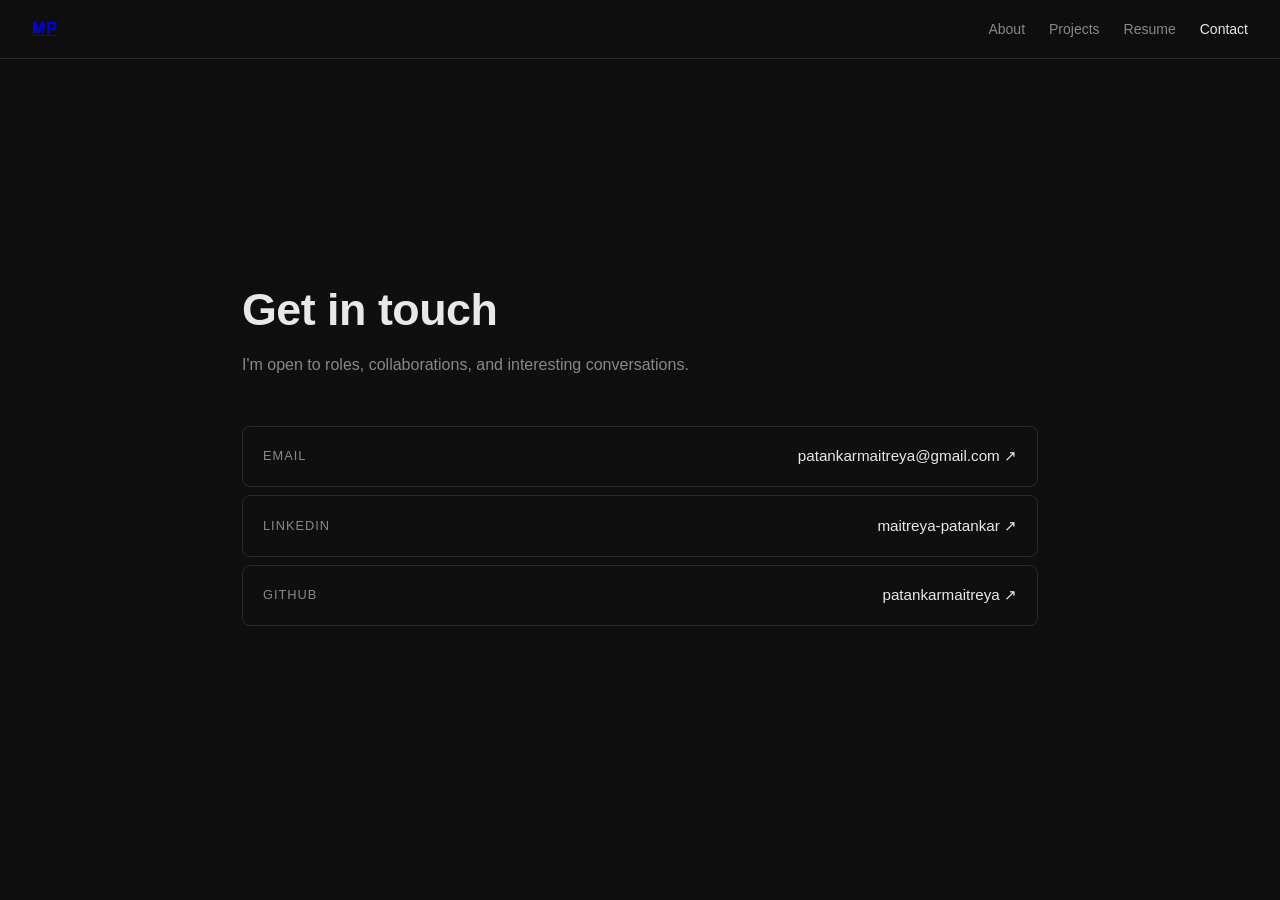
<file: pages/contact.html>
<!DOCTYPE html>
<html lang="en">
<head>
  <meta charset="UTF-8" />
  <meta name="viewport" content="width=device-width, initial-scale=1.0" />
  <title>Contact — Maitreya Patankar</title>
  <link rel="stylesheet" href="../assets/css/style.css" />
</head>
<body>

  <nav class="nav">
    <a class="nav-name" href="../index.html">MP</a>
    <div class="nav-links">
      <a href="../index.html#about">About</a>
      <a href="projects.html">Projects</a>
      <a href="resume.html">Resume</a>
      <a href="contact.html" class="nav-active">Contact</a>
    </div>
  </nav>

  <main class="page-main contact-main">
    <h1 class="page-title">Get in touch</h1>
    <p class="page-sub">I'm open to roles, collaborations, and interesting conversations.</p>

    <div class="contact-list">
      <a class="contact-item" href="mailto:patankarmaitreya@gmail.com">
        <span class="contact-label">Email</span>
        <span class="contact-value">patankarmaitreya@gmail.com ↗</span>
      </a>
      <a class="contact-item" href="https://linkedin.com/in/maitreya-patankar" target="_blank" rel="noopener">
        <span class="contact-label">LinkedIn</span>
        <span class="contact-value">maitreya-patankar ↗</span>
      </a>
      <a class="contact-item" href="https://github.com/patankarmaitreya" target="_blank" rel="noopener">
        <span class="contact-label">GitHub</span>
        <span class="contact-value">patankarmaitreya ↗</span>
      </a>
    </div>
  </main>

  <script src="../assets/js/main.js"></script>
</body>
</html>
</file>
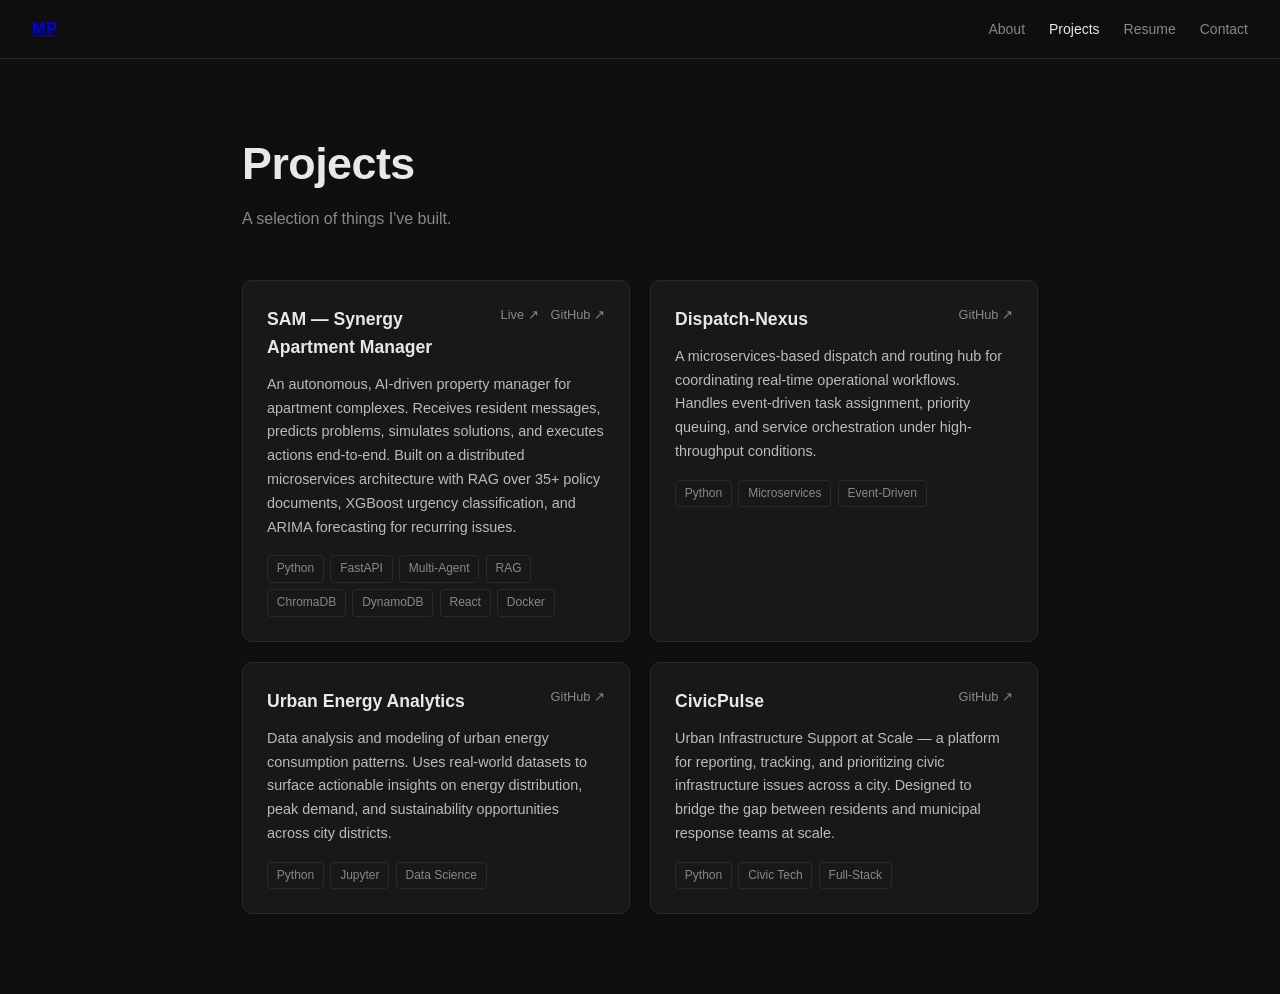
<file: pages/projects.html>
<!DOCTYPE html>
<html lang="en">
<head>
  <meta charset="UTF-8" />
  <meta name="viewport" content="width=device-width, initial-scale=1.0" />
  <title>Projects — Maitreya Patankar</title>
  <link rel="stylesheet" href="../assets/css/style.css" />
</head>
<body>

  <nav class="nav">
    <a class="nav-name" href="../index.html">MP</a>
    <div class="nav-links">
      <a href="../index.html#about">About</a>
      <a href="projects.html" class="nav-active">Projects</a>
      <a href="resume.html">Resume</a>
      <a href="contact.html">Contact</a>
    </div>
  </nav>

  <main class="page-main">
    <h1 class="page-title">Projects</h1>
    <p class="page-sub">A selection of things I've built.</p>

    <div class="projects-grid">

      <div class="project-card">
        <div class="project-header">
          <h2>SAM — Synergy Apartment Manager</h2>
          <div class="project-links">
            <a href="https://agenticapt.vercel.app" target="_blank" rel="noopener">Live ↗</a>
            <a href="https://github.com/vintu2001/Synergy_CMPE272" target="_blank" rel="noopener">GitHub ↗</a>
          </div>
        </div>
        <p>An autonomous, AI-driven property manager for apartment complexes. Receives resident messages, predicts problems, simulates solutions, and executes actions end-to-end. Built on a distributed microservices architecture with RAG over 35+ policy documents, XGBoost urgency classification, and ARIMA forecasting for recurring issues.</p>
        <div class="tags">
          <span>Python</span><span>FastAPI</span><span>Multi-Agent</span><span>RAG</span><span>ChromaDB</span><span>DynamoDB</span><span>React</span><span>Docker</span>
        </div>
      </div>

      <div class="project-card">
        <div class="project-header">
          <h2>Dispatch-Nexus</h2>
          <div class="project-links">
            <a href="https://github.com/patankarmaitreya/dispatch-nexus" target="_blank" rel="noopener">GitHub ↗</a>
          </div>
        </div>
        <p>A microservices-based dispatch and routing hub for coordinating real-time operational workflows. Handles event-driven task assignment, priority queuing, and service orchestration under high-throughput conditions.</p>
        <div class="tags">
          <span>Python</span><span>Microservices</span><span>Event-Driven</span>
        </div>
      </div>

      <div class="project-card">
        <div class="project-header">
          <h2>Urban Energy Analytics</h2>
          <div class="project-links">
            <a href="https://github.com/SJSUF25/Urban-Energy-Analytics" target="_blank" rel="noopener">GitHub ↗</a>
          </div>
        </div>
        <p>Data analysis and modeling of urban energy consumption patterns. Uses real-world datasets to surface actionable insights on energy distribution, peak demand, and sustainability opportunities across city districts.</p>
        <div class="tags">
          <span>Python</span><span>Jupyter</span><span>Data Science</span>
        </div>
      </div>

      <div class="project-card">
        <div class="project-header">
          <h2>CivicPulse</h2>
          <div class="project-links">
            <a href="https://github.com/patankarmaitreya/273_civicpulse_team18" target="_blank" rel="noopener">GitHub ↗</a>
          </div>
        </div>
        <p>Urban Infrastructure Support at Scale — a platform for reporting, tracking, and prioritizing civic infrastructure issues across a city. Designed to bridge the gap between residents and municipal response teams at scale.</p>
        <div class="tags">
          <span>Python</span><span>Civic Tech</span><span>Full-Stack</span>
        </div>
      </div>

    </div>
  </main>

  <script src="../assets/js/main.js"></script>
</body>
</html>
</file>
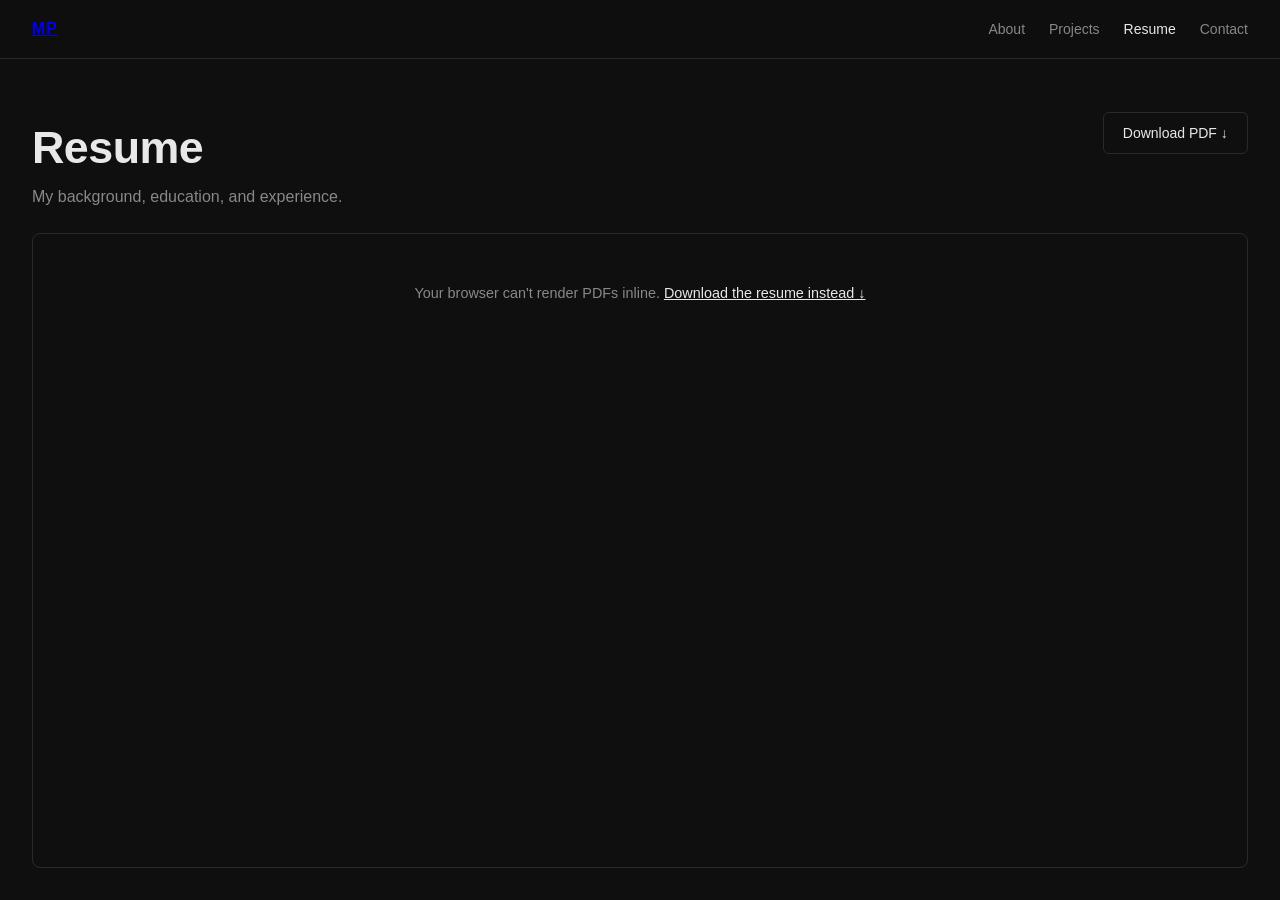
<file: pages/resume.html>
<!DOCTYPE html>
<html lang="en">
<head>
  <meta charset="UTF-8" />
  <meta name="viewport" content="width=device-width, initial-scale=1.0" />
  <title>Resume — Maitreya Patankar</title>
  <link rel="stylesheet" href="../assets/css/style.css" />
</head>
<body>

  <nav class="nav">
    <a class="nav-name" href="../index.html">MP</a>
    <div class="nav-links">
      <a href="../index.html#about">About</a>
      <a href="projects.html">Projects</a>
      <a href="resume.html" class="nav-active">Resume</a>
      <a href="contact.html">Contact</a>
    </div>
  </nav>

  <main class="resume-page-main">
    <div class="resume-top-bar">
      <div>
        <h1 class="page-title">Resume</h1>
        <p class="page-sub">My background, education, and experience.</p>
      </div>
      <a class="btn" href="../assets/Resume.pdf" download="Maitreya_Patankar_Resume.pdf">Download PDF ↓</a>
    </div>

    <div class="pdf-viewer">
      <object
        data="../assets/Resume.pdf"
        type="application/pdf"
        width="100%"
        height="100%"
      >
        <p class="pdf-fallback">
          Your browser can't render PDFs inline.
          <a href="../assets/Resume.pdf" download="Maitreya_Patankar_Resume.pdf">Download the resume instead ↓</a>
        </p>
      </object>
    </div>
  </main>

  <script src="../assets/js/main.js"></script>
</body>
</html>
</file>
<file: assets/css/style.css>
*, *::before, *::after { box-sizing: border-box; margin: 0; padding: 0; }

:root {
  --bg: #0f0f0f;
  --surface: #181818;
  --border: #2a2a2a;
  --text: #e8e8e8;
  --muted: #888;
  --accent: #fff;
}

html { scroll-behavior: smooth; }

body {
  font-family: -apple-system, BlinkMacSystemFont, "Segoe UI", Roboto, sans-serif;
  background: var(--bg);
  color: var(--text);
  line-height: 1.6;
}

/* NAV */
.nav {
  position: fixed;
  top: 0;
  left: 0;
  right: 0;
  display: flex;
  justify-content: space-between;
  align-items: center;
  padding: 1rem 2rem;
  background: rgba(15, 15, 15, 0.85);
  backdrop-filter: blur(8px);
  border-bottom: 1px solid var(--border);
  z-index: 100;
}

.nav-name {
  font-weight: 700;
  font-size: 1rem;
  letter-spacing: 1px;
}

.nav-links {
  display: flex;
  gap: 1.5rem;
}

.nav-links a {
  color: var(--muted);
  text-decoration: none;
  font-size: 0.875rem;
  transition: color 0.2s;
}

.nav-links a:hover { color: var(--text); }

/* HERO */
.hero {
  min-height: 100vh;
  display: flex;
  flex-direction: column;
  align-items: center;
  justify-content: center;
  text-align: center;
  padding: 2rem;
}

.hero h1 {
  font-size: clamp(2.2rem, 6vw, 4rem);
  font-weight: 700;
  letter-spacing: -1px;
  margin-bottom: 0.6rem;
}

.tagline {
  font-size: 1.1rem;
  color: var(--muted);
  margin-bottom: 2rem;
}

.scroll-hint {
  color: var(--muted);
  font-size: 1.4rem;
  text-decoration: none;
  animation: bob 2s ease-in-out infinite;
  display: inline-block;
}

@keyframes bob {
  0%, 100% { transform: translateY(0); }
  50%       { transform: translateY(6px); }
}

/* ABOUT */
.about {
  padding: 6rem 2rem;
  border-top: 1px solid var(--border);
}

.about-inner {
  max-width: 860px;
  margin: 0 auto;
  display: flex;
  gap: 3rem;
  align-items: flex-start;
}

.avatar {
  width: 140px;
  height: 140px;
  border-radius: 50%;
  object-fit: cover;
  flex-shrink: 0;
  border: 2px solid var(--border);
}

.about-text h2 {
  font-size: 1.6rem;
  font-weight: 700;
  margin-bottom: 1rem;
}

.about-text p {
  color: #c8c8c8;
  font-size: 1rem;
  max-width: 580px;
  margin-bottom: 1.5rem;
}

.about-meta {
  display: flex;
  flex-wrap: wrap;
  gap: 0.75rem 1.5rem;
  font-size: 0.875rem;
  color: var(--muted);
}

.about-meta a {
  color: var(--muted);
  text-decoration: none;
  transition: color 0.2s;
}

.about-meta a:hover { color: var(--text); }

/* RESPONSIVE */
@media (max-width: 600px) {
  .about-inner {
    flex-direction: column;
    align-items: center;
    text-align: center;
  }

  .about-meta {
    justify-content: center;
  }
}

/* ── SHARED PAGE LAYOUT ── */
.page-main {
  max-width: 860px;
  margin: 0 auto;
  padding: 8rem 2rem 5rem;
}

.page-title {
  font-size: clamp(1.8rem, 4vw, 2.8rem);
  font-weight: 700;
  letter-spacing: -0.5px;
  margin-bottom: 0.4rem;
}

.page-sub {
  color: var(--muted);
  font-size: 1rem;
  margin-bottom: 3rem;
}

.nav-active {
  color: var(--text) !important;
}

/* ── TAGS ── */
.tags {
  display: flex;
  flex-wrap: wrap;
  gap: 0.4rem;
  margin-top: 1rem;
}

.tags span {
  font-size: 0.75rem;
  color: var(--muted);
  border: 1px solid var(--border);
  border-radius: 4px;
  padding: 0.2rem 0.55rem;
}

/* ── PROJECTS ── */
.projects-grid {
  display: grid;
  grid-template-columns: repeat(auto-fill, minmax(360px, 1fr));
  gap: 1.25rem;
}

.project-card {
  background: var(--surface);
  border: 1px solid var(--border);
  border-radius: 10px;
  padding: 1.5rem;
  transition: border-color 0.2s;
}

.project-card:hover {
  border-color: #444;
}

.project-header {
  display: flex;
  justify-content: space-between;
  align-items: flex-start;
  gap: 1rem;
  margin-bottom: 0.75rem;
}

.project-header h2 {
  font-size: 1.1rem;
  font-weight: 600;
}

.project-links {
  display: flex;
  gap: 0.75rem;
  flex-shrink: 0;
}

.project-links a {
  font-size: 0.8rem;
  color: var(--muted);
  text-decoration: none;
  transition: color 0.2s;
}

.project-links a:hover {
  color: var(--text);
}

.project-card p {
  font-size: 0.9rem;
  color: #bbb;
  line-height: 1.65;
}

/* ── RESUME ── */
.resume-page-main {
  display: flex;
  flex-direction: column;
  height: 100vh;
  padding: 0;
}

.resume-top-bar {
  display: flex;
  justify-content: space-between;
  align-items: flex-start;
  flex-wrap: wrap;
  gap: 1rem;
  padding: 7rem 2rem 1.5rem;
  flex-shrink: 0;
}

.resume-top-bar .page-title,
.resume-top-bar .page-sub {
  margin-bottom: 0;
}

.pdf-viewer {
  flex: 1;
  margin: 0 2rem 2rem;
  border: 1px solid var(--border);
  border-radius: 8px;
  overflow: hidden;
  min-height: 500px;
}

.pdf-fallback {
  padding: 3rem;
  text-align: center;
  color: var(--muted);
  font-size: 0.9rem;
}

.pdf-fallback a {
  color: var(--text);
}

.resume-header {
  display: flex;
  justify-content: space-between;
  align-items: flex-start;
  flex-wrap: wrap;
  gap: 1rem;
  margin-bottom: 3rem;
}

.resume-header .page-sub {
  margin-bottom: 0;
}

.btn {
  display: inline-block;
  padding: 0.55rem 1.2rem;
  border: 1px solid var(--border);
  border-radius: 6px;
  font-size: 0.875rem;
  color: var(--text);
  text-decoration: none;
  transition: border-color 0.2s, background 0.2s;
  white-space: nowrap;
}

.btn:hover {
  border-color: #666;
  background: var(--surface);
}

.resume-body {
  display: flex;
  flex-direction: column;
  gap: 2.5rem;
}

.resume-section h3 {
  font-size: 0.75rem;
  text-transform: uppercase;
  letter-spacing: 1.5px;
  color: var(--muted);
  margin-bottom: 1.25rem;
  padding-bottom: 0.5rem;
  border-bottom: 1px solid var(--border);
}

.resume-item {
  margin-bottom: 1.5rem;
}

.resume-item:last-child {
  margin-bottom: 0;
}

.resume-item-header {
  display: flex;
  justify-content: space-between;
  align-items: baseline;
  gap: 1rem;
  margin-bottom: 0.2rem;
}

.resume-item-title {
  font-weight: 600;
  font-size: 0.975rem;
}

.resume-item-date {
  font-size: 0.8rem;
  color: var(--muted);
  white-space: nowrap;
}

.resume-item-sub {
  font-size: 0.875rem;
  color: var(--muted);
  margin-bottom: 0.4rem;
}

.resume-item-desc {
  font-size: 0.875rem;
  color: #bbb;
  line-height: 1.6;
}

.skills-grid {
  display: flex;
  flex-direction: column;
  gap: 1rem;
}

.skills-label {
  font-size: 0.8rem;
  color: var(--muted);
  margin-bottom: 0.4rem;
}

/* ── CONTACT ── */
.contact-main {
  display: flex;
  flex-direction: column;
  justify-content: center;
  min-height: 100vh;
  padding-top: 0;
  padding-bottom: 0;
}

.contact-list {
  display: flex;
  flex-direction: column;
  gap: 0.5rem;
}

.contact-item {
  display: flex;
  justify-content: space-between;
  align-items: center;
  padding: 1.1rem 1.25rem;
  border: 1px solid var(--border);
  border-radius: 8px;
  text-decoration: none;
  transition: border-color 0.2s, background 0.2s;
}

.contact-item:hover {
  border-color: #444;
  background: var(--surface);
}

.contact-label {
  font-size: 0.8rem;
  color: var(--muted);
  text-transform: uppercase;
  letter-spacing: 1px;
  min-width: 80px;
}

.contact-value {
  font-size: 0.95rem;
  color: var(--text);
}

@media (max-width: 600px) {
  .projects-grid {
    grid-template-columns: 1fr;
  }

  .resume-header {
    flex-direction: column;
  }

  .contact-item {
    flex-direction: column;
    align-items: flex-start;
    gap: 0.3rem;
  }
}
</file>
